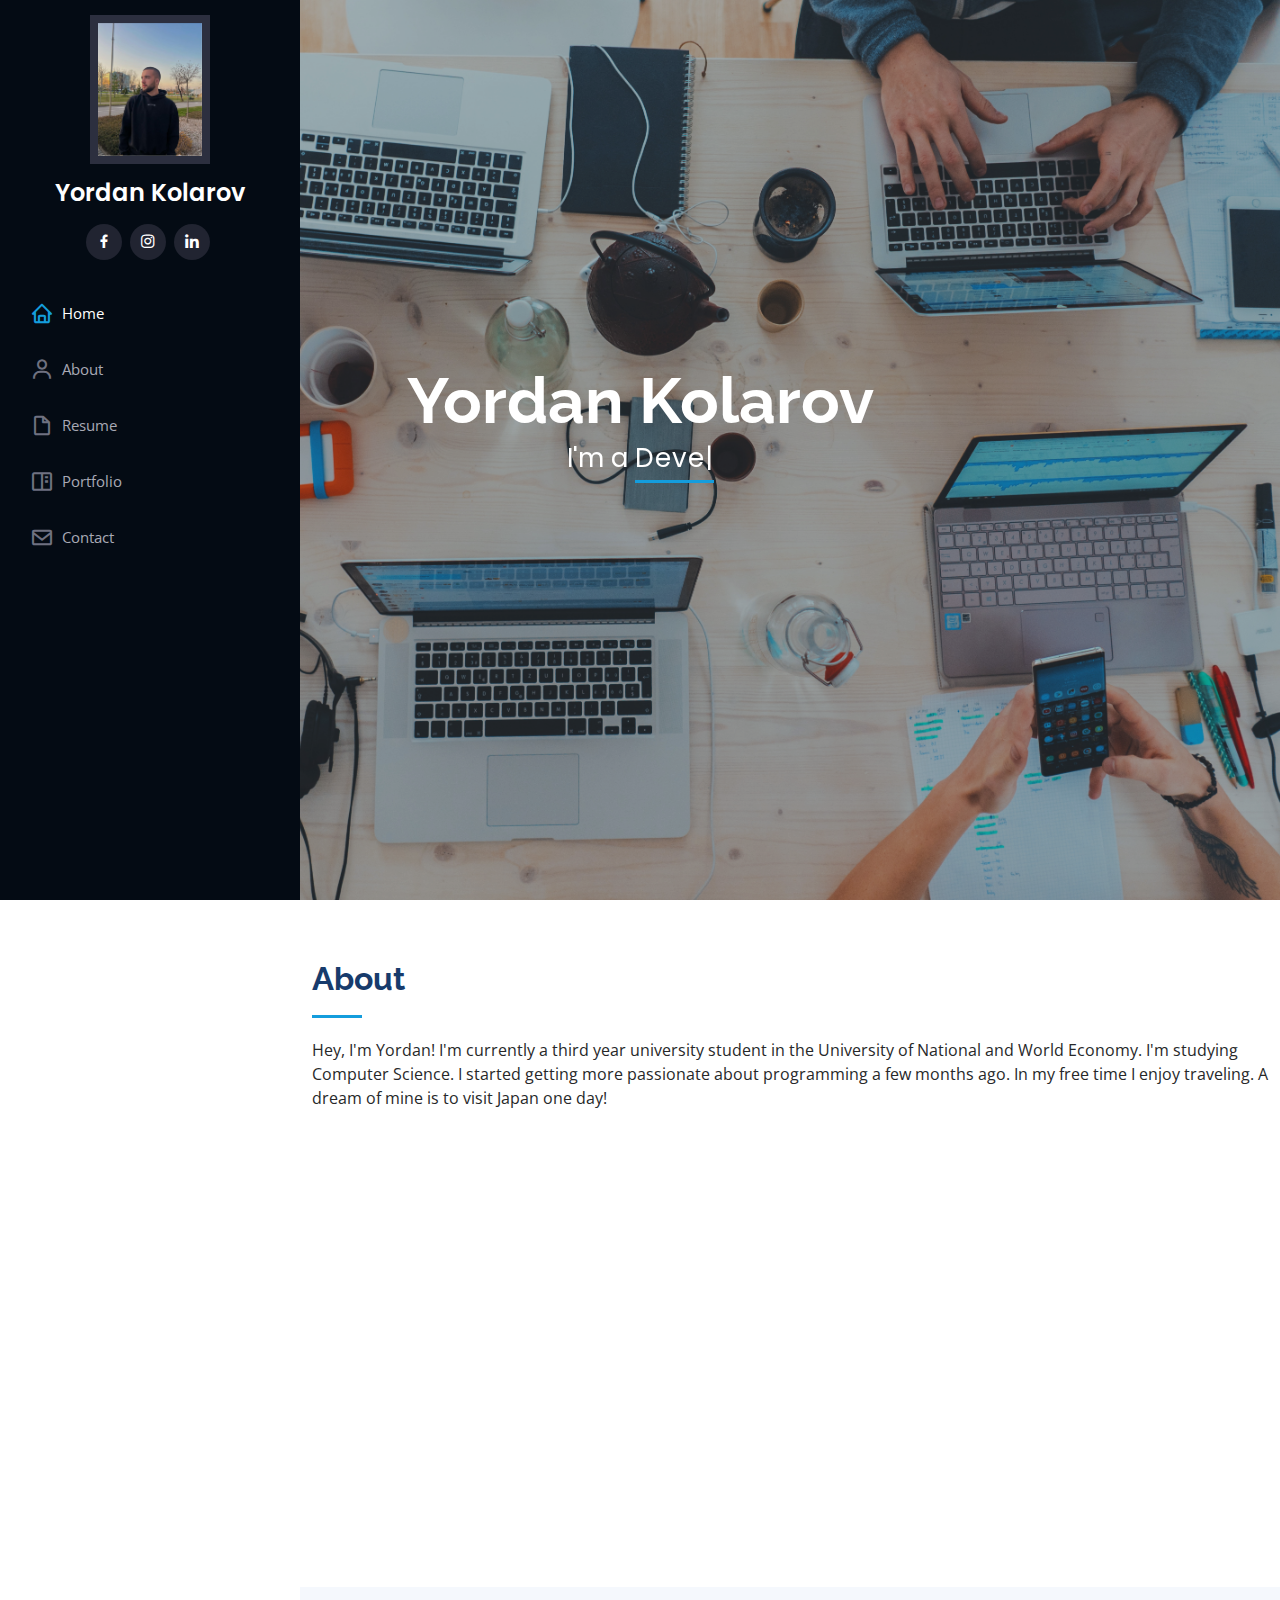
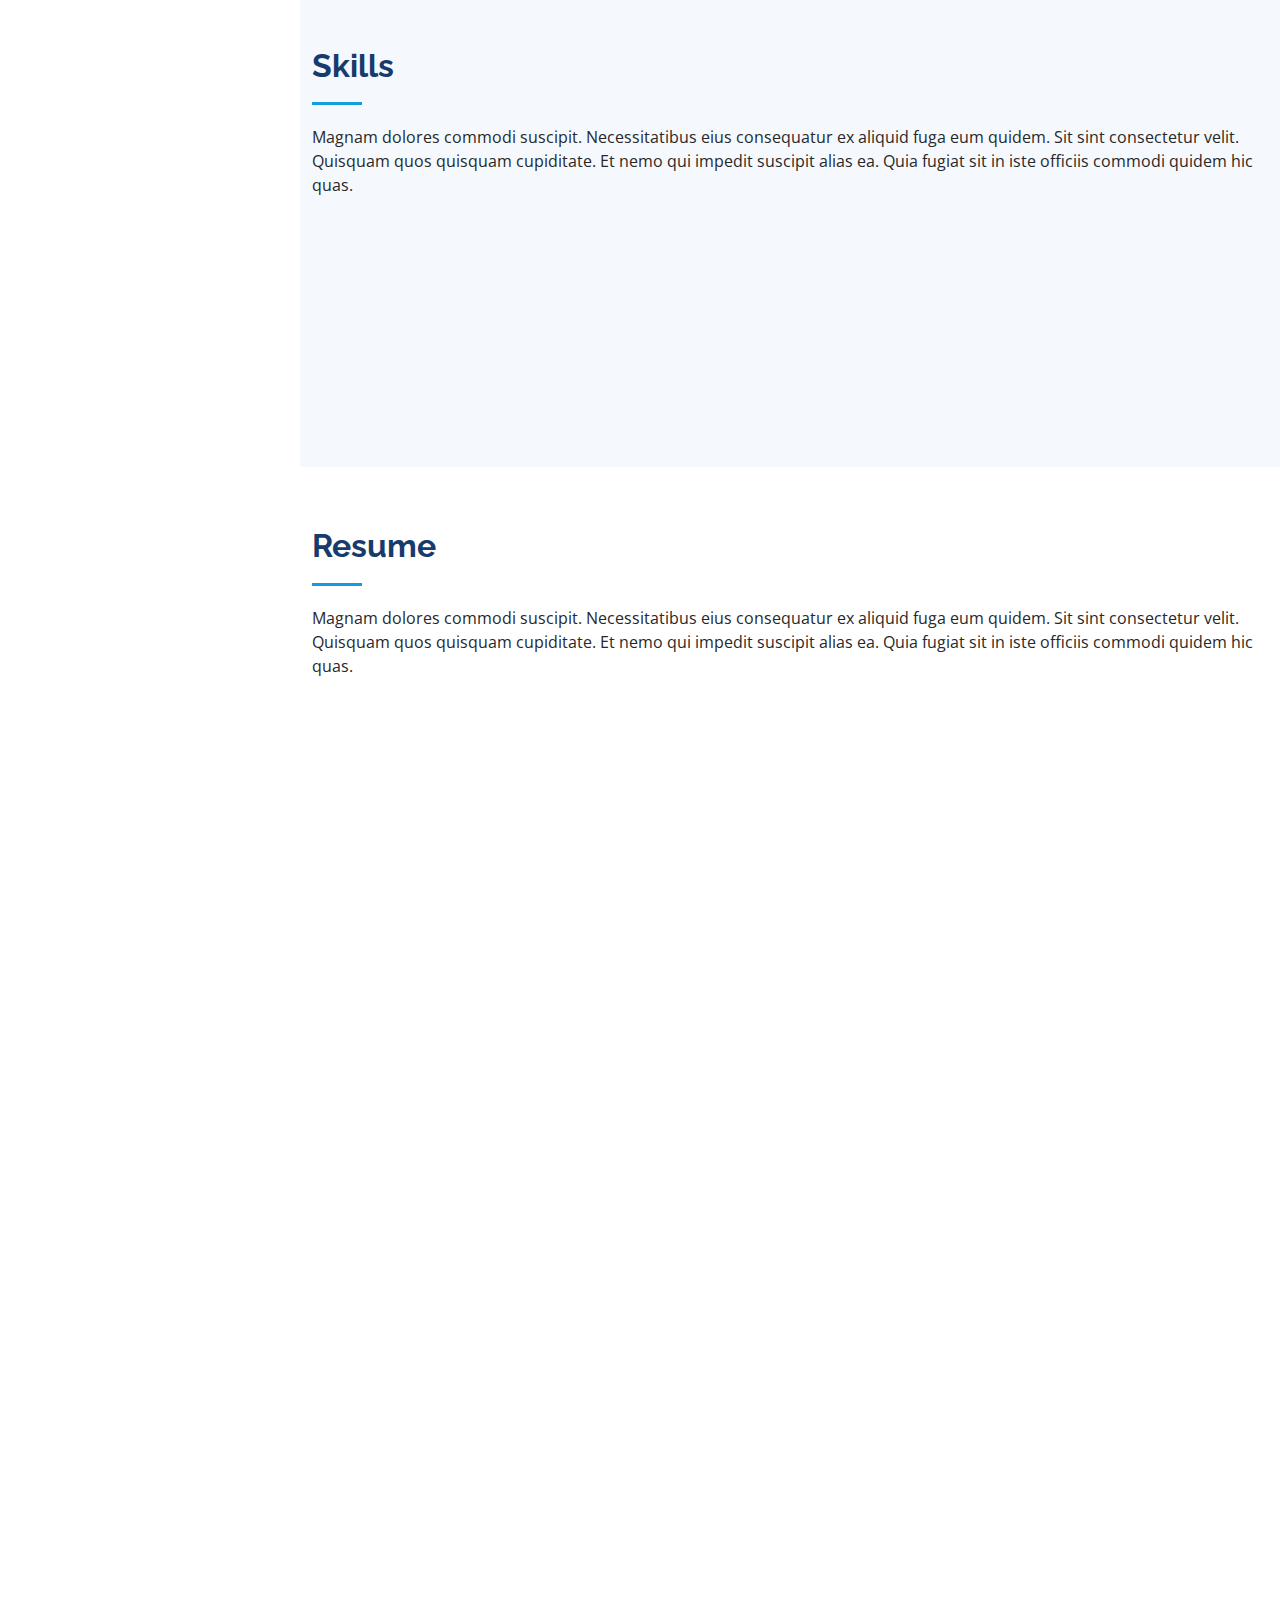
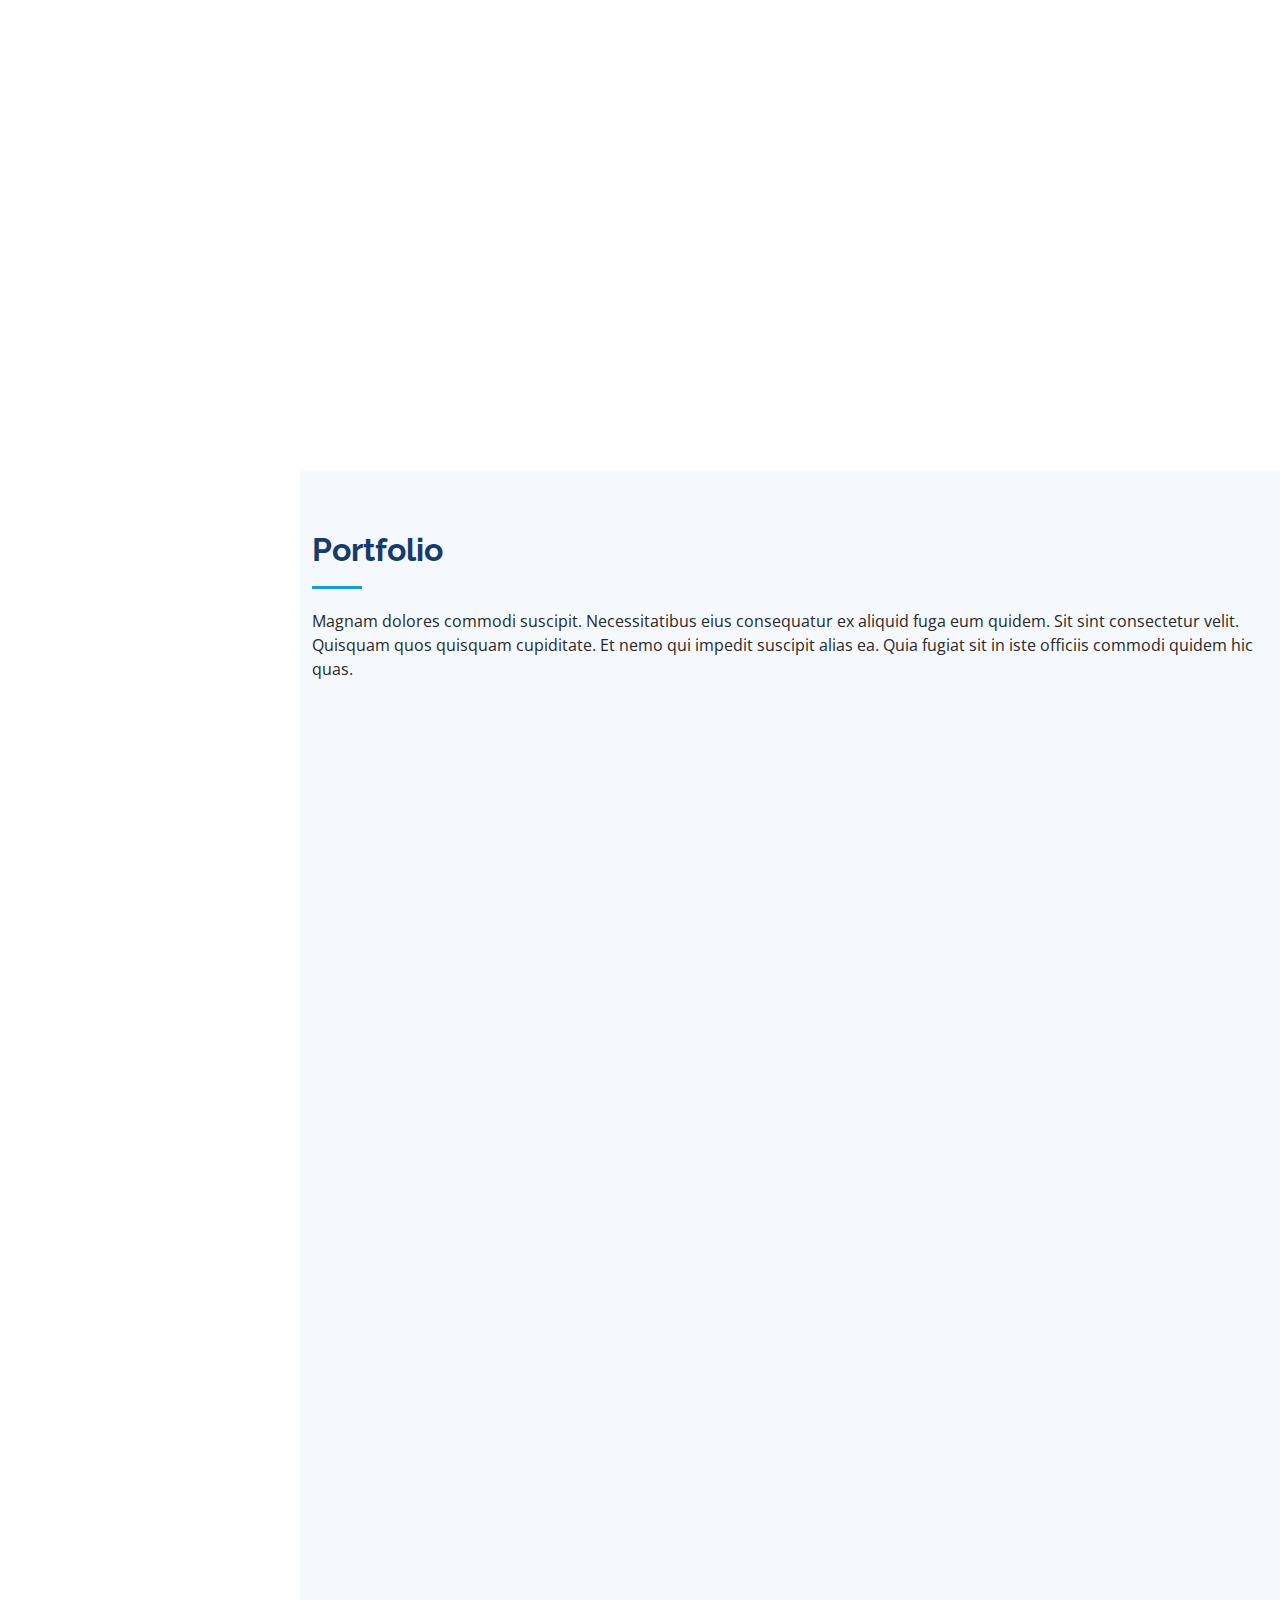
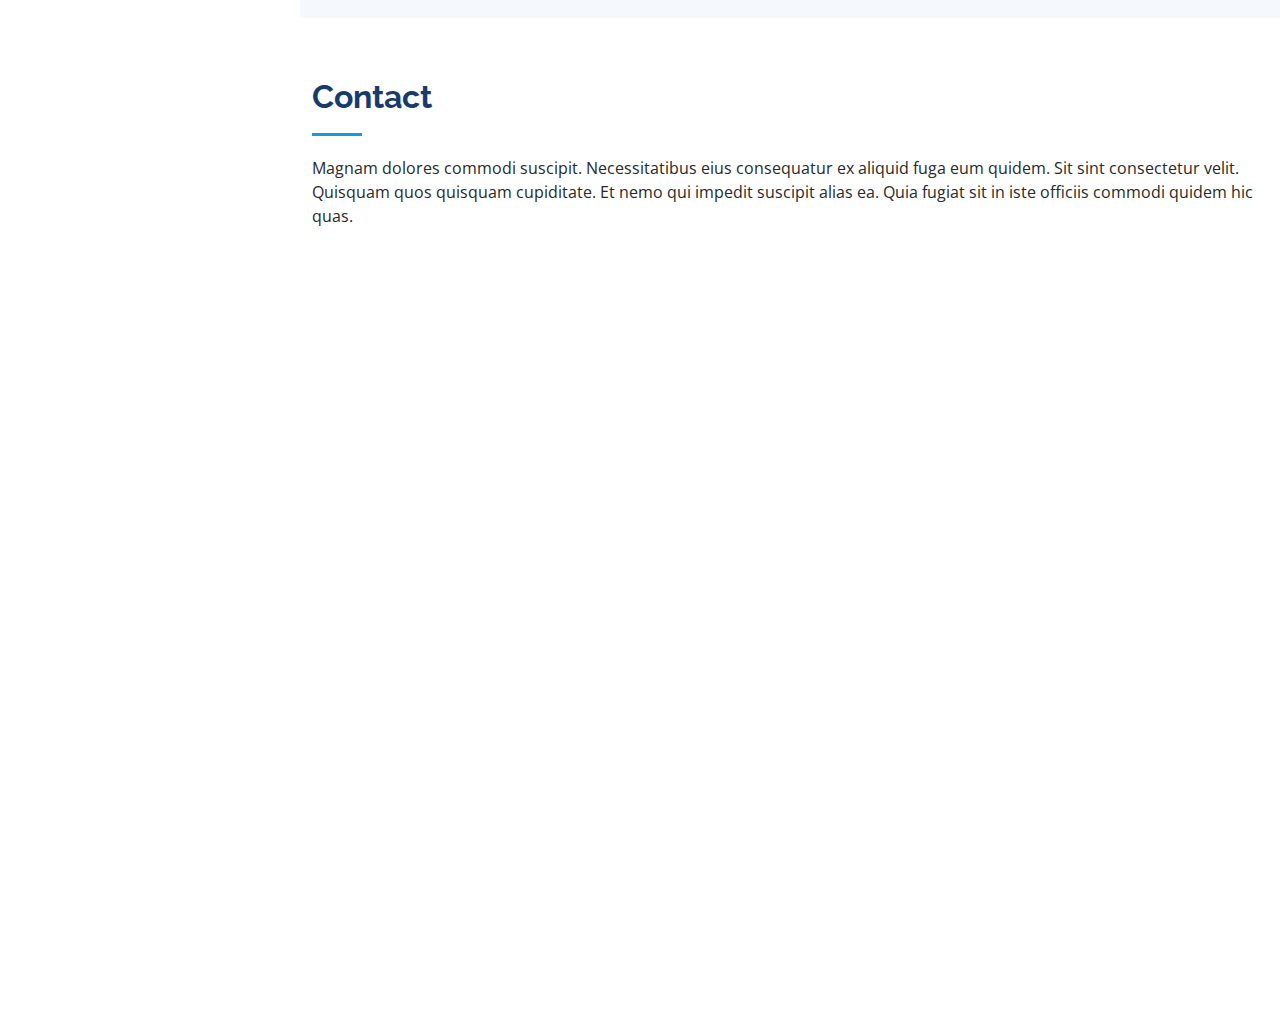
<file: index.html>
<!DOCTYPE html>
<html lang="en">

<head>
  <meta charset="utf-8">
  <meta content="width=device-width, initial-scale=1.0" name="viewport">

  <title>Yordan Kolarov</title>
  <meta content="" name="description">
  <meta content="" name="keywords">

  <!-- Favicons -->
  <link href="assets/img/favicon.png" rel="icon">
  <link href="assets/img/apple-touch-icon.png" rel="apple-touch-icon">

  <!-- Google Fonts -->
  <link
    href="https://fonts.googleapis.com/css?family=Open+Sans:300,300i,400,400i,600,600i,700,700i|Raleway:300,300i,400,400i,500,500i,600,600i,700,700i|Poppins:300,300i,400,400i,500,500i,600,600i,700,700i"
    rel="stylesheet">

  <!-- Vendor CSS Files -->
  <link href="assets/vendor/aos/aos.css" rel="stylesheet">
  <link href="assets/vendor/bootstrap/css/bootstrap.min.css" rel="stylesheet">
  <link href="assets/vendor/bootstrap-icons/bootstrap-icons.css" rel="stylesheet">
  <link href="assets/vendor/boxicons/css/boxicons.min.css" rel="stylesheet">
  <link href="assets/vendor/glightbox/css/glightbox.min.css" rel="stylesheet">
  <link href="assets/vendor/swiper/swiper-bundle.min.css" rel="stylesheet">

  <!-- Template Main CSS File -->
  <link href="assets/css/style.css" rel="stylesheet">


</head>

<body>

  <!-- ======= Mobile nav toggle button ======= -->
  <i class="bi bi-list mobile-nav-toggle d-xl-none"></i>

  <!-- ======= Header ======= -->
  <header id="header">
    <div class="d-flex flex-column">

      <div class="profile">
        <img src="assets/img/Untitled.png" alt="" class="img-fluid width-30">
        <h1 class="text-light"><a href="index.html">Yordan Kolarov</a></h1>
        <div class="social-links mt-3 text-center">

          <a href="https://www.facebook.com/profile.php?id=100004619111194 class=" facebook"><i
              class="bx bxl-facebook"></i></a>
          <a href="https://www.instagram.com/yordan.kolarov/" class="instagram"><i class="bx bxl-instagram"></i></a>

          <a href="https://www.linkedin.com/in/yordan-kolarov-82050b235/" class="linkedin"><i
              class="bx bxl-linkedin"></i></a>
        </div>
      </div>

      <nav id="navbar" class="nav-menu navbar">
        <ul>
          <li><a href="#hero" class="nav-link scrollto active"><i class="bx bx-home"></i> <span>Home</span></a></li>
          <li><a href="#about" class="nav-link scrollto"><i class="bx bx-user"></i> <span>About</span></a></li>
          <li><a href="#resume" class="nav-link scrollto"><i class="bx bx-file-blank"></i> <span>Resume</span></a></li>
          <li><a href="#portfolio" class="nav-link scrollto"><i class="bx bx-book-content"></i>
              <span>Portfolio</span></a></li>

          <li><a href="#contact" class="nav-link scrollto"><i class="bx bx-envelope"></i> <span>Contact</span></a></li>
        </ul>
      </nav><!-- .nav-menu -->
    </div>
  </header><!-- End Header -->

  <!-- ======= Hero Section ======= -->
  <section id="hero" class="d-flex flex-column text-center justify-content-center align-items-center">
    <div class="hero-container" data-aos="fade-in">
      <h1>Yordan Kolarov</h1>
      <p>I'm a <span class="typed" data-typed-items="Developer in progress, Student"></span></p>
    </div>
  </section><!-- End Hero -->

  <main id="main">

    <!-- ======= About Section ======= -->
    <section id="about" class="about">
      <div class="container">

        <div class="section-title">
          <h2>About</h2>
          <p>Hey, I'm Yordan! I'm currently a third year university student in the University of National and World
            Economy. I'm studying Computer Science. I started getting more passionate about programming a few months
            ago. In my free time I enjoy traveling. A dream of mine is to visit Japan one day! </p>
        </div>

        <div class="row">
          <div class="col-lg-4" data-aos="fade-right">
            <img src="assets/img/Untitled.png" class="img-fluid" alt="">
          </div>
          <div class="col-lg-8 pt-4 pt-lg-0 content " data-aos="fade-left">
            <h3>UI/UX Designer &amp; Web Developer.</h3>
            <br>

            <div class="row">
              <div class="col-lg-6">
                <ul>
                  <li><i class="bi bi-chevron-right"></i> <strong>Birthday:</strong> <span>23 February 2002</span></li>
                  <li><i class="bi bi-chevron-right"></i> <strong>Website:</strong> <span>www.yordankolarov.com</span>
                  </li>
                  <li><i class="bi bi-chevron-right"></i> <strong>Phone:</strong> <span>+359 882710020</span></li>
                  <li><i class="bi bi-chevron-right"></i> <strong>City:</strong> <span>Sofia, Bulgaria</span></li>
                </ul>
              </div>
              <div class="col-lg-6">
                <ul>
                  <li><i class="bi bi-chevron-right"></i> <strong>Age:</strong> <span>20</span></li>
                  <li><i class="bi bi-chevron-right"></i> <strong>Degree:</strong> <span>Bachelor</span></li>
                  <li><i class="bi bi-chevron-right"></i> <strong>Email:</strong> <span>jordan.kolarov@gmail.com</span>
                  </li>

                </ul>
              </div>
            </div>

          </div>
        </div>

      </div>
    </section><!-- End About Section -->



    <!-- ======= Skills Section ======= -->
    <section id="skills" class="skills section-bg">
      <div class="container">

        <div class="section-title">
          <h2>Skills</h2>
          <p>Magnam dolores commodi suscipit. Necessitatibus eius consequatur ex aliquid fuga eum quidem. Sit sint
            consectetur velit. Quisquam quos quisquam cupiditate. Et nemo qui impedit suscipit alias ea. Quia fugiat sit
            in iste officiis commodi quidem hic quas.</p>
        </div>

        <div class="row skills-content">

          <div class="col-lg-6" data-aos="fade-up">

            <div class="progress">
              <span class="skill">HTML <i class="val">50%</i></span>
              <div class="progress-bar-wrap">
                <div class="progress-bar" role="progressbar" aria-valuenow="50" aria-valuemin="0" aria-valuemax="100">
                </div>
              </div>
            </div>

            <div class="progress">
              <span class="skill">CSS <i class="val">40%</i></span>
              <div class="progress-bar-wrap">
                <div class="progress-bar" role="progressbar" aria-valuenow="40" aria-valuemin="0" aria-valuemax="100">
                </div>
              </div>
            </div>

            <div class="progress">
              <span class="skill">Bootstrap <i class="val">50%</i></span>
              <div class="progress-bar-wrap">
                <div class="progress-bar" role="progressbar" aria-valuenow="50" aria-valuemin="0" aria-valuemax="100">
                </div>
              </div>
            </div>

          </div>

          <div class="col-lg-6" data-aos="fade-up" data-aos-delay="100">

            <div class="progress">
              <span class="skill">Python <i class="val">30%</i></span>
              <div class="progress-bar-wrap">
                <div class="progress-bar" role="progressbar" aria-valuenow="30" aria-valuemin="0" aria-valuemax="100">
                </div>
              </div>
            </div>

            <div class="progress">
              <span class="skill">JavaScript <i class="val">0%</i></span>
              <div class="progress-bar-wrap">
                <div class="progress-bar" role="progressbar" aria-valuenow="0" aria-valuemin="0" aria-valuemax="100">
                </div>
              </div>
            </div>

            <div class="progress">
              <span class="skill">Photoshop <i class="val">55%</i></span>
              <div class="progress-bar-wrap">
                <div class="progress-bar" role="progressbar" aria-valuenow="55" aria-valuemin="0" aria-valuemax="100">
                </div>
              </div>
            </div>

          </div>

        </div>

      </div>
    </section><!-- End Skills Section -->

    <!-- ======= Resume Section ======= -->
    <section id="resume" class="resume">
      <div class="container">

        <div class="section-title">
          <h2>Resume</h2>
          <p>Magnam dolores commodi suscipit. Necessitatibus eius consequatur ex aliquid fuga eum quidem. Sit sint
            consectetur velit. Quisquam quos quisquam cupiditate. Et nemo qui impedit suscipit alias ea. Quia fugiat sit
            in iste officiis commodi quidem hic quas.</p>
        </div>

        <div class="row">
          <div class="col" data-aos="fade-up">
            <h3 class="resume-title">Sumary</h3>
            <div class="resume-item pb-0">
              <!-- <h4>Alex Smith</h4>
              <p><em>Innovative and deadline-driven Graphic Designer with 3+ years of experience designing and
                  developing user-centered digital/print marketing material from initial concept to final, polished
                  deliverable.</em></p>
              <ul>
                <li>Portland par 127,Orlando, FL</li>
                <li>(123) 456-7891</li>
                <li>alice.barkley@example.com</li>
              </ul>
            </div> -->

              <h3 class="resume-title">Education</h3>
              <div>
                <h4>Bachelor of Applied Informatics, Communications and Econometry</h4>
                <h5>2020 - Present</h5>
                <p><em>University of National and Worlds Economy </em></p>
                <p>Qui deserunt veniam. Et sed aliquam labore tempore sed quisquam iusto autem sit. Ea vero voluptatum
                  qui
                  ut dignissimos deleniti nerada porti sand markend</p>

              </div>
            </div>
            <div class="col-lg-6" data-aos="fade-up" data-aos-delay="100">
              <h3 class="resume-title">Professional Experience</h3>
              <div class="resume-item">
                <h4>IT Researcher</h4>
                <h5>03.2022 - Present</h5>
                <p><em>Natek</em></p>
                <p><em>Sofia, Bulgaria </em></p>
                <p>Here in NATEK we specialize in designing and implementing IT business solutions to support our
                  partners in the digital transformation of their companies. Our mission is to deliver high quality IT
                  outsourcing solutions & BPO within Central and Eastern Europe.
                </p>
                <p>Main Resposibilities: </p>
                <ul>

                  <li> Search for candidates through LinkedIn, Database and other.</li>
                  <li>Arranging interviews with suitable candidates.</li>
                  <li>Call and Cold Call candidates from the Databases.</li>

                </ul>
              </div>
              <div class="resume-item">
                <h4>Data Analyst</h4>
                <h5>09.2021 - 02.2022</h5>
                <p><em>SportsModule</em></p>
                <p><em>Sofia, Bulgaria </em></p>
                <p>SportsModule is a sports data and technology company that provides data management and integrity
                  services to sports leagues, bookmakers and media companies. </p>
                <p>Main Responsibilities:</p>
                <ul>
                  <li>Responsible for the input and maintenance of data within the company data base.</li>
                  <li>Ensure the accuracy and relevancy of all data entered into databases</li>
                  <li>Highlight any discrepancies in data</li>
                  <li>Filling reports</li>
                </ul>
              </div>
            </div>
          </div>

        </div>
    </section><!-- End Resume Section -->

    <!-- ======= Portfolio Section ======= -->
    <section id="portfolio" class="portfolio section-bg">
      <div class="container">

        <div class="section-title">
          <h2>Portfolio</h2>
          <p>Magnam dolores commodi suscipit. Necessitatibus eius consequatur ex aliquid fuga eum quidem. Sit sint
            consectetur velit. Quisquam quos quisquam cupiditate. Et nemo qui impedit suscipit alias ea. Quia fugiat sit
            in iste officiis commodi quidem hic quas.</p>
        </div>


        <div class="row portfolio-container" data-aos="fade-up" data-aos-delay="100">

          <div class="col-lg-4 col-md-6 portfolio-item filter-app">
            <div class="portfolio-wrap">
              <img src="/MOC/gumball.png" class="img-fluid" alt="">
              <div class="portfolio-links">
                <a href="/MOC/gumball.png" data-gallery="portfolioGallery" class="portfolio-lightbox"
                  title="Museum Of Candy"><i class="bx bx-plus"></i></a>
                <a href="/MOC/moC.html" title="More Details"><i class="bx bx-link"></i></a>
              </div>
            </div>
          </div>

          <div class="col-lg-4 col-md-6 portfolio-item filter-web">
            <div class="portfolio-wrap">
              <img src="assets/img/portfolio/portfolio-2.jpg" class="img-fluid" alt="">
              <div class="portfolio-links">
                <a href="assets/img/portfolio/portfolio-2.jpg" data-gallery="portfolioGallery"
                  class="portfolio-lightbox" title="Web 3"><i class="bx bx-plus"></i></a>
                <a href="portfolio-details.html" title="More Details"><i class="bx bx-link"></i></a>
              </div>
            </div>
          </div>

          <div class="col-lg-4 col-md-6 portfolio-item filter-app">
            <div class="portfolio-wrap">
              <img src="assets/img/portfolio/portfolio-3.jpg" class="img-fluid" alt="">
              <div class="portfolio-links">
                <a href="assets/img/portfolio/portfolio-3.jpg" data-gallery="portfolioGallery"
                  class="portfolio-lightbox" title="App 2"><i class="bx bx-plus"></i></a>
                <a href="portfolio-details.html" title="More Details"><i class="bx bx-link"></i></a>
              </div>
            </div>
          </div>

          <div class="col-lg-4 col-md-6 portfolio-item filter-card">
            <div class="portfolio-wrap">
              <img src="assets/img/portfolio/portfolio-4.jpg" class="img-fluid" alt="">
              <div class="portfolio-links">
                <a href="assets/img/portfolio/portfolio-4.jpg" data-gallery="portfolioGallery"
                  class="portfolio-lightbox" title="Card 2"><i class="bx bx-plus"></i></a>
                <a href="portfolio-details.html" title="More Details"><i class="bx bx-link"></i></a>
              </div>
            </div>
          </div>

          <div class="col-lg-4 col-md-6 portfolio-item filter-web">
            <div class="portfolio-wrap">
              <img src="assets/img/portfolio/portfolio-5.jpg" class="img-fluid" alt="">
              <div class="portfolio-links">
                <a href="assets/img/portfolio/portfolio-5.jpg" data-gallery="portfolioGallery"
                  class="portfolio-lightbox" title="Web 2"><i class="bx bx-plus"></i></a>
                <a href="portfolio-details.html" title="More Details"><i class="bx bx-link"></i></a>
              </div>
            </div>
          </div>

          <div class="col-lg-4 col-md-6 portfolio-item filter-app">
            <div class="portfolio-wrap">
              <img src="assets/img/portfolio/portfolio-6.jpg" class="img-fluid" alt="">
              <div class="portfolio-links">
                <a href="assets/img/portfolio/portfolio-6.jpg" data-gallery="portfolioGallery"
                  class="portfolio-lightbox" title="App 3"><i class="bx bx-plus"></i></a>
                <a href="portfolio-details.html" title="More Details"><i class="bx bx-link"></i></a>
              </div>
            </div>
          </div>

          <div class="col-lg-4 col-md-6 portfolio-item filter-card">
            <div class="portfolio-wrap">
              <img src="assets/img/portfolio/portfolio-7.jpg" class="img-fluid" alt="">
              <div class="portfolio-links">
                <a href="assets/img/portfolio/portfolio-7.jpg" data-gallery="portfolioGallery"
                  class="portfolio-lightbox" title="Card 1"><i class="bx bx-plus"></i></a>
                <a href="portfolio-details.html" title="More Details"><i class="bx bx-link"></i></a>
              </div>
            </div>
          </div>

          <div class="col-lg-4 col-md-6 portfolio-item filter-card">
            <div class="portfolio-wrap">
              <img src="assets/img/portfolio/portfolio-8.jpg" class="img-fluid" alt="">
              <div class="portfolio-links">
                <a href="assets/img/portfolio/portfolio-8.jpg" data-gallery="portfolioGallery"
                  class="portfolio-lightbox" title="Card 3"><i class="bx bx-plus"></i></a>
                <a href="portfolio-details.html" title="More Details"><i class="bx bx-link"></i></a>
              </div>
            </div>
          </div>

          <div class="col-lg-4 col-md-6 portfolio-item filter-web">
            <div class="portfolio-wrap">
              <img src="assets/img/portfolio/portfolio-9.jpg" class="img-fluid" alt="">
              <div class="portfolio-links">
                <a href="assets/img/portfolio/portfolio-9.jpg" data-gallery="portfolioGallery"
                  class="portfolio-lightbox" title="Web 3"><i class="bx bx-plus"></i></a>
                <a href="portfolio-details.html" title="More Details"><i class="bx bx-link"></i></a>
              </div>
            </div>
          </div>

        </div>

      </div>
    </section><!-- End Portfolio Section -->

    <!-- ==

    <!-- ======= Contact Section ======= -->
    <section id="contact" class="contact">
      <div class="container">

        <div class="section-title">
          <h2>Contact</h2>
          <p>Magnam dolores commodi suscipit. Necessitatibus eius consequatur ex aliquid fuga eum quidem. Sit sint
            consectetur velit. Quisquam quos quisquam cupiditate. Et nemo qui impedit suscipit alias ea. Quia fugiat sit
            in iste officiis commodi quidem hic quas.</p>
        </div>

        <div class="row" data-aos="fade-in">

          <div class="col-lg-5 d-flex align-items-stretch">
            <div class="info">
              <div class="address">
                <i class="bi bi-geo-alt"></i>
                <h4>Location:</h4>
                <p>A108 Adam Street, New York, NY 535022</p>
              </div>

              <div class="email">
                <i class="bi bi-envelope"></i>
                <h4>Email:</h4>
                <p>info@example.com</p>
              </div>

              <div class="phone">
                <i class="bi bi-phone"></i>
                <h4>Call:</h4>
                <p>+1 5589 55488 55s</p>
              </div>

              <iframe
                src="https://www.google.com/maps/embed?pb=!1m14!1m8!1m3!1d12097.433213460943!2d-74.0062269!3d40.7101282!3m2!1i1024!2i768!4f13.1!3m3!1m2!1s0x0%3A0xb89d1fe6bc499443!2sDowntown+Conference+Center!5e0!3m2!1smk!2sbg!4v1539943755621"
                frameborder="0" style="border:0; width: 100%; height: 290px;" allowfullscreen></iframe>
            </div>

          </div>

          <div class="col-lg-7 mt-5 mt-lg-0 d-flex align-items-stretch">
            <form action="forms/contact.php" method="post" role="form" class="php-email-form">
              <div class="row">
                <div class="form-group col-md-6">
                  <label for="name">Your Name</label>
                  <input type="text" name="name" class="form-control" id="name" required>
                </div>
                <div class="form-group col-md-6">
                  <label for="name">Your Email</label>
                  <input type="email" class="form-control" name="email" id="email" required>
                </div>
              </div>
              <div class="form-group">
                <label for="name">Subject</label>
                <input type="text" class="form-control" name="subject" id="subject" required>
              </div>
              <div class="form-group">
                <label for="name">Message</label>
                <textarea class="form-control" name="message" rows="10" required></textarea>
              </div>
              <div class="my-3">
                <div class="loading">Loading</div>
                <div class="error-message"></div>
                <div class="sent-message">Your message has been sent. Thank you!</div>
              </div>
              <div class="text-center"><button type="submit">Send Message</button></div>
            </form>
          </div>

        </div>

      </div>
    </section><!-- End Contact Section -->

  </main><!-- End #main -->



  <a href="#" class="back-to-top d-flex align-items-center justify-content-center"><i
      class="bi bi-arrow-up-short"></i></a>

  <!-- Vendor JS Files -->
  <script src="assets/vendor/purecounter/purecounter.js"></script>
  <script src="assets/vendor/aos/aos.js"></script>
  <script src="assets/vendor/bootstrap/js/bootstrap.bundle.min.js"></script>
  <script src="assets/vendor/glightbox/js/glightbox.min.js"></script>
  <script src="assets/vendor/isotope-layout/isotope.pkgd.min.js"></script>
  <script src="assets/vendor/swiper/swiper-bundle.min.js"></script>
  <script src="assets/vendor/typed.js/typed.min.js"></script>
  <script src="assets/vendor/waypoints/noframework.waypoints.js"></script>
  <script src="assets/vendor/php-email-form/validate.js"></script>

  <!-- Template Main JS File -->
  <script src="assets/js/main.js"></script>

</body>

</html>
</file>
<file: assets/css/style.css>
/**
* Template Name: iPortfolio - v3.7.0
* Template URL: https://bootstrapmade.com/iportfolio-bootstrap-portfolio-websites-template/
* Author: BootstrapMade.com
* License: https://bootstrapmade.com/license/
*/

/*--------------------------------------------------------------
# General
--------------------------------------------------------------*/
body {
  font-family: "Open Sans", sans-serif;
  color: #272829;
}

a {
  color: #149ddd;
  text-decoration: none;
}

a:hover {
  color: #37b3ed;
  text-decoration: none;
}

h1,
h2,
h3,
h4,
h5,
h6 {
  font-family: "Raleway", sans-serif;
}

/*--------------------------------------------------------------
# Back to top button
--------------------------------------------------------------*/
.back-to-top {
  position: fixed;
  visibility: hidden;
  opacity: 0;
  right: 15px;
  bottom: 15px;
  z-index: 996;
  background: #149ddd;
  width: 40px;
  height: 40px;
  border-radius: 50px;
  transition: all 0.4s;
}

.back-to-top i {
  font-size: 28px;
  color: #fff;
  line-height: 0;
}

.back-to-top:hover {
  background: #2eafec;
  color: #fff;
}

.back-to-top.active {
  visibility: visible;
  opacity: 1;
}

/*--------------------------------------------------------------
# Header
--------------------------------------------------------------*/
#header {
  position: fixed;
  top: 0;
  left: 0;
  bottom: 0;
  width: 300px;
  transition: all ease-in-out 0.5s;
  z-index: 9997;
  transition: all 0.5s;
  padding: 0 15px;
  background: #040b14;
  overflow-y: auto;
}

#header .profile img {
  margin: 15px auto;
  display: block;
  width: 120px;
  border: 8px solid #2c2f3f;
}

#header .profile h1 {
  font-size: 24px;
  margin: 0;
  padding: 0;
  font-weight: 600;
  -moz-text-align-last: center;
  text-align-last: center;
  font-family: "Poppins", sans-serif;
}

#header .profile h1 a,
#header .profile h1 a:hover {
  color: #fff;
  text-decoration: none;
}

#header .profile .social-links a {
  font-size: 18px;
  display: inline-block;
  background: #212431;
  color: #fff;
  line-height: 1;
  padding: 8px 0;
  margin-right: 4px;
  border-radius: 50%;
  text-align: center;
  width: 36px;
  height: 36px;
  transition: 0.3s;
}

#header .profile .social-links a:hover {
  background: #149ddd;
  color: #fff;
  text-decoration: none;
}

#main {
  margin-left: 300px;
}

@media (max-width: 1199px) {
  #header {
    left: -300px;
  }

  #main {
    margin-left: 0;
  }
}

/*--------------------------------------------------------------
# Navigation Menu
--------------------------------------------------------------*/
/* Desktop Navigation */
.nav-menu {
  padding: 30px 0 0 0;
}

.nav-menu * {
  margin: 0;
  padding: 0;
  list-style: none;
}

.nav-menu>ul>li {
  position: relative;
  white-space: nowrap;
}

.nav-menu a,
.nav-menu a:focus {
  display: flex;
  align-items: center;
  color: #a8a9b4;
  padding: 12px 15px;
  margin-bottom: 8px;
  transition: 0.3s;
  font-size: 15px;
}

.nav-menu a i,
.nav-menu a:focus i {
  font-size: 24px;
  padding-right: 8px;
  color: #6f7180;
}

.nav-menu a:hover,
.nav-menu .active,
.nav-menu .active:focus,
.nav-menu li:hover>a {
  text-decoration: none;
  color: #fff;
}

.nav-menu a:hover i,
.nav-menu .active i,
.nav-menu .active:focus i,
.nav-menu li:hover>a i {
  color: #149ddd;
}

/* Mobile Navigation */
.mobile-nav-toggle {
  position: fixed;
  right: 15px;
  top: 15px;
  z-index: 9998;
  border: 0;
  font-size: 24px;
  transition: all 0.4s;
  outline: none !important;
  background-color: #149ddd;
  color: #fff;
  width: 40px;
  height: 40px;
  display: inline-flex;
  align-items: center;
  justify-content: center;
  line-height: 0;
  border-radius: 50px;
  cursor: pointer;
}

.mobile-nav-active {
  overflow: hidden;
}

.mobile-nav-active #header {
  left: 0;
}


/*--------------------------------------------------------------
# Hero Section
--------------------------------------------------------------*/
#hero {
  width: 100%;
  height: 100vh;
  background: url("../img/marvin-meyer-SYTO3xs06fU-unsplash.jpg") top center;
  background-size: cover;
}

#hero:before {
  content: "";
  background: rgba(5, 13, 24, 0.3);
  position: absolute;
  bottom: 0;
  top: 0;
  left: 0;
  right: 0;
  z-index: 1;
}

#hero .hero-container {
  position: relative;
  z-index: 2;
  min-width: 300px;
}

#hero h1 {
  margin: 0 0 10px 0;
  font-size: 64px;
  font-weight: 700;
  line-height: 56px;
  color: #fff;
}

#hero p {
  color: #fff;
  margin-bottom: 50px;
  font-size: 26px;
  font-family: "Poppins", sans-serif;
}

#hero p span {
  color: #fff;
  padding-bottom: 4px;
  letter-spacing: 1px;
  border-bottom: 3px solid #149ddd;
}


@media (min-width: 1024px) {
  #hero {
    background-attachment: fixed;
  }
}

@media (max-width: 768px) {
  #hero h1 {
    font-size: 28px;
    line-height: 36px;
  }

  #hero h2 {
    font-size: 18px;
    line-height: 24px;
    margin-bottom: 30px;
  }
}

/*--------------------------------------------------------------
# Sections General
--------------------------------------------------------------*/
section {
  padding: 60px 0;
  overflow: hidden;
}

.section-bg {
  background: #f5f8fd;
}

.section-title {
  padding-bottom: 30px;
}

.section-title h2 {
  font-size: 32px;
  font-weight: bold;
  margin-bottom: 20px;
  padding-bottom: 20px;
  position: relative;
  color: #173b6c;
}

.section-title h2::after {
  content: "";
  position: absolute;
  display: block;
  width: 50px;
  height: 3px;
  background: #149ddd;
  bottom: 0;
  left: 0;
}

.section-title p {
  margin-bottom: 0;
}

/*--------------------------------------------------------------
# About
--------------------------------------------------------------*/
.about .content h3 {
  font-weight: 700;
  font-size: 26px;
  color: #173b6c;
}

.about .content ul {
  list-style: none;
  padding: 0;
}

.about .content ul li {
  margin-bottom: 20px;
  display: flex;
  align-items: center;
}

.about .content ul strong {
  margin-right: 10px;
}

.about .content ul i {
  font-size: 16px;
  margin-right: 5px;
  color: #149ddd;
  line-height: 0;
}

.about .content p:last-child {
  margin-bottom: 0;
}

/*--------------------------------------------------------------
# Facts
--------------------------------------------------------------*/
.facts {
  padding-bottom: 30px;
}

.facts .count-box {
  padding: 30px;
  width: 100%;
}

.facts .count-box i {
  display: block;
  font-size: 44px;
  color: #149ddd;
  float: left;
  line-height: 0;
}

.facts .count-box span {
  font-size: 48px;
  line-height: 40px;
  display: block;
  font-weight: 700;
  color: #050d18;
  margin-left: 60px;
}

.facts .count-box p {
  padding: 15px 0 0 0;
  margin: 0 0 0 60px;
  font-family: "Raleway", sans-serif;
  font-size: 14px;
  color: #122f57;
}

.facts .count-box a {
  font-weight: 600;
  display: block;
  margin-top: 20px;
  color: #122f57;
  font-size: 15px;
  font-family: "Poppins", sans-serif;
  transition: ease-in-out 0.3s;
}

.facts .count-box a:hover {
  color: #1f5297;
}

/*--------------------------------------------------------------
# Akills
--------------------------------------------------------------*/
.skills .progress {
  height: 60px;
  display: block;
  background: none;
  border-radius: 0;
}

.skills .progress .skill {
  padding: 0;
  margin: 0 0 6px 0;
  text-transform: uppercase;
  display: block;
  font-weight: 600;
  font-family: "Poppins", sans-serif;
  color: #050d18;
}

.skills .progress .skill .val {
  float: right;
  font-style: normal;
}

.skills .progress-bar-wrap {
  background: #dce8f8;
  height: 10px;
}

.skills .progress-bar {
  width: 1px;
  height: 10px;
  transition: 0.9s;
  background-color: #149ddd;
}

/*--------------------------------------------------------------
# Resume
--------------------------------------------------------------*/
.resume .resume-title {
  font-size: 26px;
  font-weight: 700;
  margin-top: 20px;
  margin-bottom: 20px;
  color: #050d18;
}

.resume .resume-item {
  padding: 0 0 20px 20px;
  margin-top: -2px;
  border-left: 2px solid #1f5297;
  position: relative;
}

.resume .resume-item h4 {
  line-height: 18px;
  font-size: 18px;
  font-weight: 600;
  text-transform: uppercase;
  font-family: "Poppins", sans-serif;
  color: #050d18;
  margin-bottom: 10px;
}

.resume .resume-item h5 {
  font-size: 16px;
  background: #e4edf9;
  padding: 5px 15px;
  display: inline-block;
  font-weight: 600;
  margin-bottom: 10px;
}

.resume .resume-item ul {
  padding-left: 20px;
}

.resume .resume-item ul li {
  padding-bottom: 10px;
}

.resume .resume-item:last-child {
  padding-bottom: 0;
}

.resume .resume-item::before {
  content: "";
  position: absolute;
  width: 16px;
  height: 16px;
  border-radius: 50px;
  left: -9px;
  top: 0;
  background: #fff;
  border: 2px solid #1f5297;
}

/*--------------------------------------------------------------
# Portfolio
--------------------------------------------------------------*/
.portfolio .portfolio-item {
  margin-bottom: 30px;
}

.portfolio #portfolio-flters {
  padding: 0;
  margin: 0 auto 35px auto;
  list-style: none;
  text-align: center;
  background: #fff;
  border-radius: 50px;
  padding: 2px 15px;
}

.portfolio #portfolio-flters li {
  cursor: pointer;
  display: inline-block;
  padding: 10px 15px 8px 15px;
  font-size: 14px;
  font-weight: 600;
  line-height: 1;
  text-transform: uppercase;
  color: #272829;
  margin-bottom: 5px;
  transition: all 0.3s ease-in-out;
}

.portfolio #portfolio-flters li:hover,
.portfolio #portfolio-flters li.filter-active {
  color: #149ddd;
}

.portfolio #portfolio-flters li:last-child {
  margin-right: 0;
}

.portfolio .portfolio-wrap {
  transition: 0.3s;
  position: relative;
  overflow: hidden;
  z-index: 1;
}

.portfolio .portfolio-wrap::before {
  content: "";
  background: rgba(255, 255, 255, 0.5);
  position: absolute;
  left: 0;
  right: 0;
  top: 0;
  bottom: 0;
  transition: all ease-in-out 0.3s;
  z-index: 2;
  opacity: 0;
}

.portfolio .portfolio-wrap .portfolio-links {
  opacity: 1;
  left: 0;
  right: 0;
  bottom: -60px;
  z-index: 3;
  position: absolute;
  transition: all ease-in-out 0.3s;
  display: flex;
  justify-content: center;
}

.portfolio .portfolio-wrap .portfolio-links a {
  color: #fff;
  font-size: 28px;
  text-align: center;
  background: rgba(20, 157, 221, 0.75);
  transition: 0.3s;
  width: 50%;
}

.portfolio .portfolio-wrap .portfolio-links a:hover {
  background: rgba(20, 157, 221, 0.95);
}

.portfolio .portfolio-wrap .portfolio-links a+a {
  border-left: 1px solid #37b3ed;
}

.portfolio .portfolio-wrap:hover::before {
  top: 0;
  left: 0;
  right: 0;
  bottom: 0;
  opacity: 1;
}

.portfolio .portfolio-wrap:hover .portfolio-links {
  opacity: 1;
  bottom: 0;
}

/*--------------------------------------------------------------
# Portfolio Details
--------------------------------------------------------------*/
.portfolio-details {
  padding-top: 40px;
}

.portfolio-details .portfolio-details-slider img {
  width: 100%;
}

.portfolio-details .portfolio-details-slider .swiper-pagination {
  margin-top: 20px;
  position: relative;
}

.portfolio-details .portfolio-details-slider .swiper-pagination .swiper-pagination-bullet {
  width: 12px;
  height: 12px;
  background-color: #fff;
  opacity: 1;
  border: 1px solid #149ddd;
}

.portfolio-details .portfolio-details-slider .swiper-pagination .swiper-pagination-bullet-active {
  background-color: #149ddd;
}

.portfolio-details .portfolio-info {
  padding: 30px;
  box-shadow: 0px 0 30px rgba(5, 13, 24, 0.08);
}

.portfolio-details .portfolio-info h3 {
  font-size: 22px;
  font-weight: 700;
  margin-bottom: 20px;
  padding-bottom: 20px;
  border-bottom: 1px solid #eee;
}

.portfolio-details .portfolio-info ul {
  list-style: none;
  padding: 0;
  font-size: 15px;
}

.portfolio-details .portfolio-info ul li+li {
  margin-top: 10px;
}

.portfolio-details .portfolio-description {
  padding-top: 30px;
}

.portfolio-details .portfolio-description h2 {
  font-size: 26px;
  font-weight: 700;
  margin-bottom: 20px;
}

.portfolio-details .portfolio-description p {
  padding: 0;
}

/*--------------------------------------------------------------
# Services
--------------------------------------------------------------*/
.services .icon-box {
  margin-bottom: 20px;
}

.services .icon {
  float: left;
  display: flex;
  align-items: center;
  justify-content: center;
  width: 54px;
  height: 54px;
  background: #149ddd;
  border-radius: 50%;
  transition: 0.5s;
  border: 1px solid #149ddd;
}

.services .icon i {
  color: #fff;
  font-size: 24px;
  line-height: 0;
}

.services .icon-box:hover .icon {
  background: #fff;
}

.services .icon-box:hover .icon i {
  color: #149ddd;
}

.services .title {
  margin-left: 80px;
  font-weight: 700;
  margin-bottom: 15px;
  font-size: 18px;
}

.services .title a {
  color: #343a40;
}

.services .title a:hover {
  color: #149ddd;
}

.services .description {
  margin-left: 80px;
  line-height: 24px;
  font-size: 14px;
}

/*--------------------------------------------------------------
# Testimonials
--------------------------------------------------------------*/
.testimonials .testimonials-carousel,
.testimonials .testimonials-slider {
  overflow: hidden;
}

.testimonials .testimonial-item {
  box-sizing: content-box;
  text-align: center;
  min-height: 320px;
}

.testimonials .testimonial-item .testimonial-img {
  width: 90px;
  border-radius: 50%;
  margin: 0 auto;
}

.testimonials .testimonial-item h3 {
  font-size: 18px;
  font-weight: bold;
  margin: 10px 0 5px 0;
  color: #111;
}

.testimonials .testimonial-item h4 {
  font-size: 14px;
  color: #999;
  margin: 0;
}

.testimonials .testimonial-item .quote-icon-left,
.testimonials .testimonial-item .quote-icon-right {
  color: #c3e8fa;
  font-size: 26px;
}

.testimonials .testimonial-item .quote-icon-left {
  display: inline-block;
  left: -5px;
  position: relative;
}

.testimonials .testimonial-item .quote-icon-right {
  display: inline-block;
  right: -5px;
  position: relative;
  top: 10px;
}

.testimonials .testimonial-item p {
  font-style: italic;
  margin: 0 15px 15px 15px;
  padding: 20px;
  background: #fff;
  position: relative;
  margin-bottom: 35px;
  border-radius: 6px;
  box-shadow: 0px 2px 15px rgba(0, 0, 0, 0.1);
}

.testimonials .testimonial-item p::after {
  content: "";
  width: 0;
  height: 0;
  border-top: 20px solid #fff;
  border-right: 20px solid transparent;
  border-left: 20px solid transparent;
  position: absolute;
  bottom: -20px;
  left: calc(50% - 20px);
}

.testimonials .swiper-pagination {
  margin-top: 20px;
  position: relative;
}

.testimonials .swiper-pagination .swiper-pagination-bullet {
  width: 12px;
  height: 12px;
  background-color: #fff;
  opacity: 1;
  border: 1px solid #149ddd;
}

.testimonials .swiper-pagination .swiper-pagination-bullet-active {
  background-color: #149ddd;
}

/*--------------------------------------------------------------
# Contact
--------------------------------------------------------------*/
.contact {
  padding-bottom: 130px;
}

.contact .info {
  padding: 30px;
  background: #fff;
  width: 100%;
  box-shadow: 0 0 24px 0 rgba(0, 0, 0, 0.12);
}

.contact .info i {
  font-size: 20px;
  color: #149ddd;
  float: left;
  width: 44px;
  height: 44px;
  background: #dff3fc;
  display: flex;
  justify-content: center;
  align-items: center;
  border-radius: 50px;
  transition: all 0.3s ease-in-out;
}

.contact .info h4 {
  padding: 0 0 0 60px;
  font-size: 22px;
  font-weight: 600;
  margin-bottom: 5px;
  color: #050d18;
}

.contact .info p {
  padding: 0 0 10px 60px;
  margin-bottom: 20px;
  font-size: 14px;
  color: #173b6c;
}

.contact .info .email p {
  padding-top: 5px;
}

.contact .info .social-links {
  padding-left: 60px;
}

.contact .info .social-links a {
  font-size: 18px;
  display: inline-block;
  background: #333;
  color: #fff;
  line-height: 1;
  padding: 8px 0;
  border-radius: 50%;
  text-align: center;
  width: 36px;
  height: 36px;
  transition: 0.3s;
  margin-right: 10px;
}

.contact .info .social-links a:hover {
  background: #149ddd;
  color: #fff;
}

.contact .info .email:hover i,
.contact .info .address:hover i,
.contact .info .phone:hover i {
  background: #149ddd;
  color: #fff;
}

.contact .php-email-form {
  width: 100%;
  padding: 30px;
  background: #fff;
  box-shadow: 0 0 24px 0 rgba(0, 0, 0, 0.12);
}

.contact .php-email-form .form-group {
  padding-bottom: 8px;
}

.contact .php-email-form .validate {
  display: none;
  color: red;
  margin: 0 0 15px 0;
  font-weight: 400;
  font-size: 13px;
}

.contact .php-email-form .error-message {
  display: none;
  color: #fff;
  background: #ed3c0d;
  text-align: left;
  padding: 15px;
  font-weight: 600;
}

.contact .php-email-form .error-message br+br {
  margin-top: 25px;
}

.contact .php-email-form .sent-message {
  display: none;
  color: #fff;
  background: #18d26e;
  text-align: center;
  padding: 15px;
  font-weight: 600;
}

.contact .php-email-form .loading {
  display: none;
  background: #fff;
  text-align: center;
  padding: 15px;
}

.contact .php-email-form .loading:before {
  content: "";
  display: inline-block;
  border-radius: 50%;
  width: 24px;
  height: 24px;
  margin: 0 10px -6px 0;
  border: 3px solid #18d26e;
  border-top-color: #eee;
  -webkit-animation: animate-loading 1s linear infinite;
  animation: animate-loading 1s linear infinite;
}

.contact .php-email-form .form-group {
  margin-bottom: 15px;
}

.contact .php-email-form label {
  padding-bottom: 8px;
}

.contact .php-email-form input,
.contact .php-email-form textarea {
  border-radius: 0;
  box-shadow: none;
  font-size: 14px;
}

.contact .php-email-form input {
  height: 44px;
}

.contact .php-email-form textarea {
  padding: 10px 15px;
}

.contact .php-email-form button[type=submit] {
  background: #149ddd;
  border: 0;
  padding: 10px 24px;
  color: #fff;
  transition: 0.4s;
  border-radius: 4px;
}

.contact .php-email-form button[type=submit]:hover {
  background: #37b3ed;
}

@-webkit-keyframes animate-loading {
  0% {
    transform: rotate(0deg);
  }

  100% {
    transform: rotate(360deg);
  }
}

@keyframes animate-loading {
  0% {
    transform: rotate(0deg);
  }

  100% {
    transform: rotate(360deg);
  }
}

/*--------------------------------------------------------------
# Breadcrumbs
--------------------------------------------------------------*/
.breadcrumbs {
  padding: 20px 0;
  background: #f9f9f9;
}

.breadcrumbs h2 {
  font-size: 26px;
  font-weight: 300;
}

.breadcrumbs ol {
  display: flex;
  flex-wrap: wrap;
  list-style: none;
  padding: 0;
  margin: 0;
  font-size: 15px;
}

.breadcrumbs ol li+li {
  padding-left: 10px;
}

.breadcrumbs ol li+li::before {
  display: inline-block;
  padding-right: 10px;
  color: #0e2442;
  content: "/";
}

@media (max-width: 768px) {
  .breadcrumbs .d-flex {
    display: block !important;
  }

  .breadcrumbs ol {
    display: block;
  }

  .breadcrumbs ol li {
    display: inline-block;
  }
}

/*--------------------------------------------------------------
# Footer
--------------------------------------------------------------*/
#footer {
  padding: 15px;
  color: #f4f6fd;
  font-size: 14px;
  position: fixed;
  left: 0;
  bottom: 0;
  width: 300px;
  z-index: 9999;
  background: #040b14;
}

#footer .copyright {
  text-align: center;
}

#footer .credits {
  padding-top: 5px;
  text-align: center;
  font-size: 13px;
  color: #eaebf0;
}

@media (max-width: 1199px) {
  #footer {
    position: static;
    width: auto;
    padding-right: 20px 15px;
  }
}
</file>
